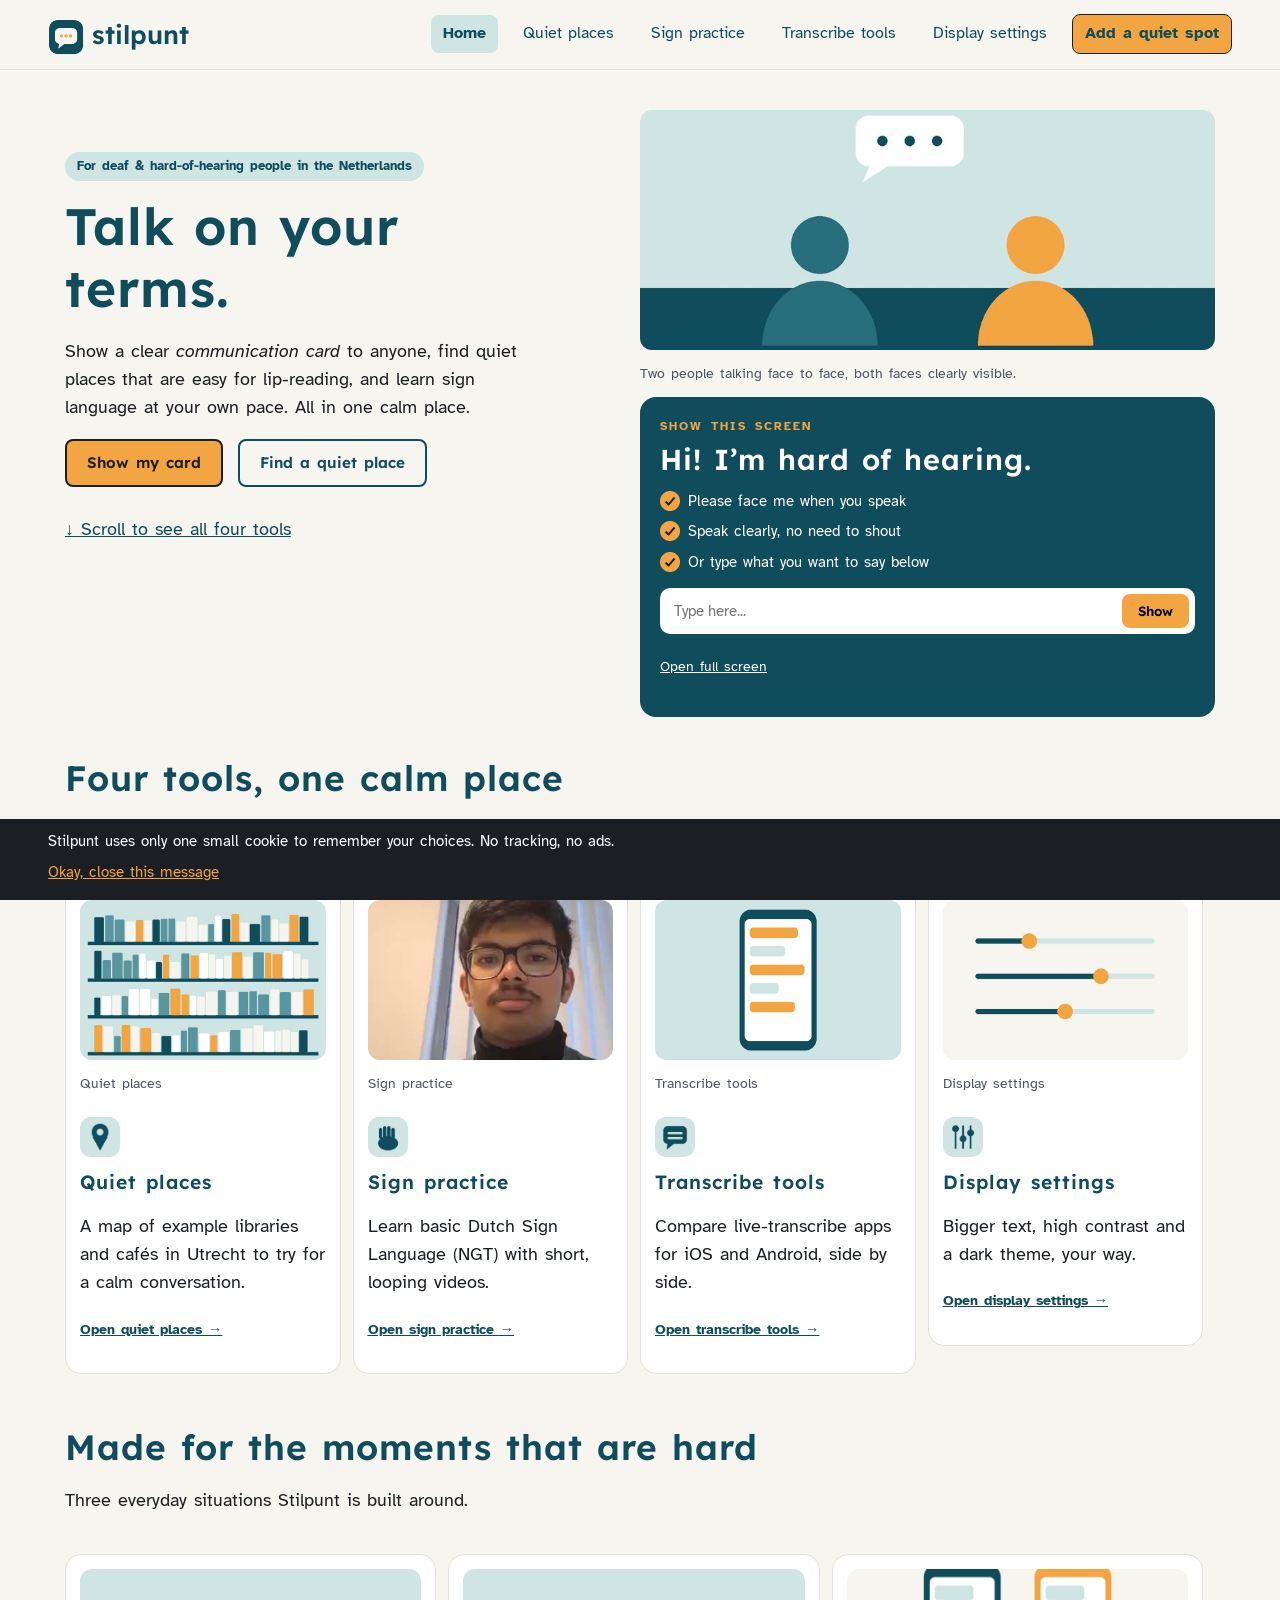
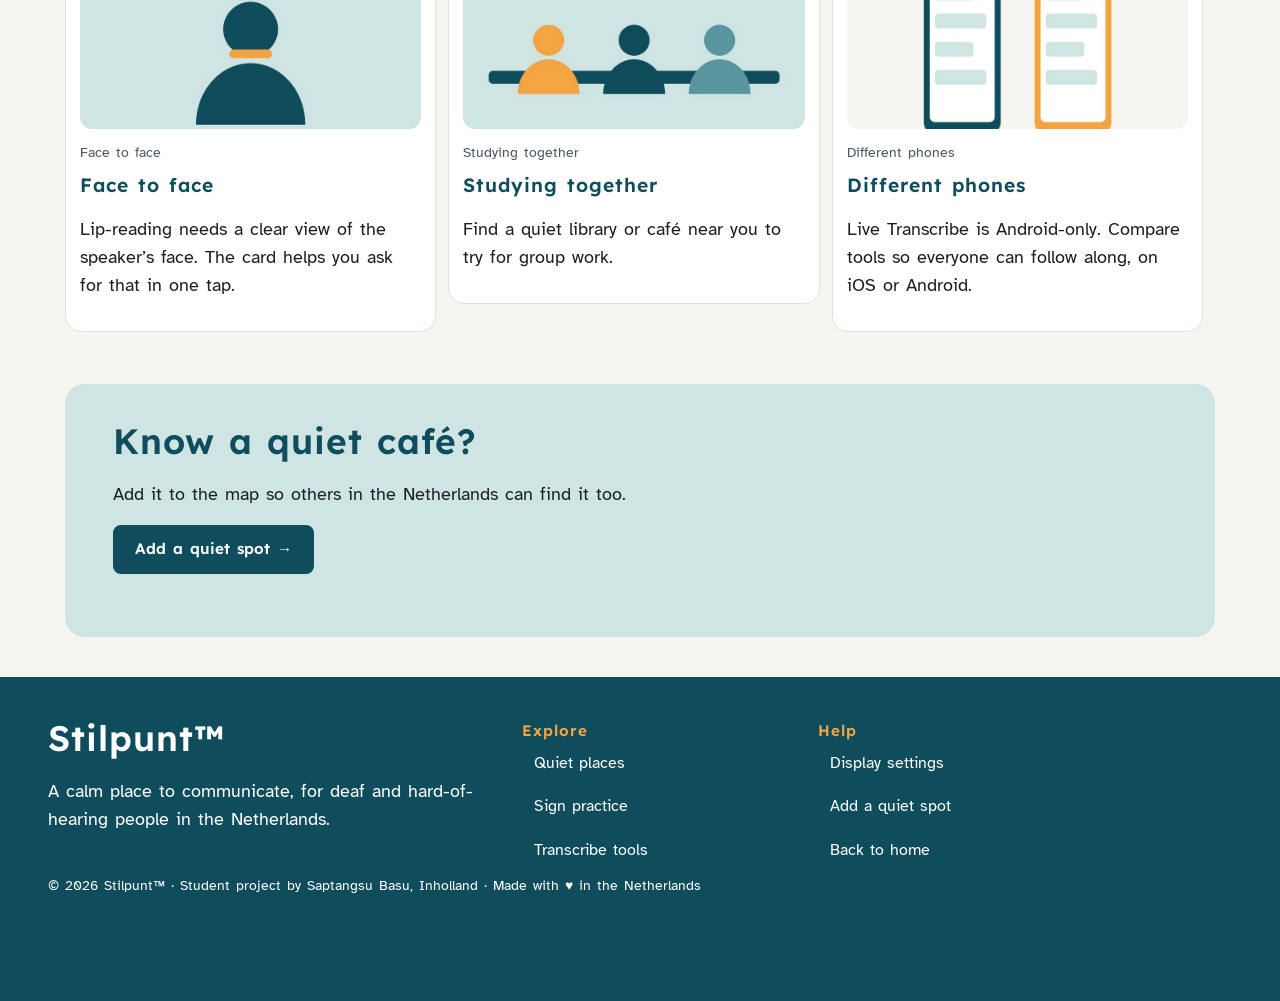
<file: index.html>
<!DOCTYPE html>
<html lang="en">
<head>
	<meta charset="utf-8">
	<meta name="viewport" content="width=device-width, initial-scale=1">
	<meta name="author" content="Saptangsu Basu">
	<meta name="description" content="Stilpunt helps deaf and hard-of-hearing people in the Netherlands: a communication card, quiet places, sign practice and live transcribe tools.">
	<meta name="keywords" content="Stilpunt,deaf,hard of hearing,sign language,quiet places">
	<title>Stilpunt Home</title>
	<link rel="icon" type="image/png" href="img/favicon.png">
	<link rel="preconnect" href="https://fonts.googleapis.com">
	<link rel="preconnect" href="https://fonts.gstatic.com" crossorigin>
	<link rel="stylesheet" href="https://fonts.googleapis.com/css2?family=Atkinson+Hyperlegible:ital,wght@0,400;0,700;1,400&amp;family=Lexend:wght@600&amp;display=swap">
	<link rel="stylesheet" type="text/css" href="css/style.css">
</head>
<body id="top">
	<header>
		<a class="logo" href="index.html"><img src="img/logo.png" width="36" height="36" alt="Stilpunt logo: a speech bubble with three amber dots" title="Stilpunt logo">stilpunt</a>
		<nav aria-label="Main menu">
			<ul>
				<li><a href="index.html" class="current" aria-current="page">Home</a></li>
				<li><a href="quiet-places.html">Quiet places</a></li>
				<li><a href="sign-practice.html">Sign practice</a></li>
				<li><a href="transcribe-tools.html">Transcribe tools</a></li>
				<li><a href="display-settings.html">Display settings</a></li>
				<li><a href="contact.html" class="button-nav">Add a quiet spot</a></li>
			</ul>
		</nav>
	</header>
	<main>
		<section class="hero">
			<header class="hero-text">
				<p class="pill">For deaf &amp; hard-of-hearing people in the Netherlands</p>
				<h1>Talk on your terms.</h1>
				<p>Show a clear <em>communication card</em> to anyone, find quiet places that are easy for lip-reading, and learn sign language at your own pace. All in one calm place.</p>
				<p><a class="button" href="#card">Show my card</a> <a class="button outline" href="quiet-places.html">Find a quiet place</a></p>
				<p><a href="#tools">&darr; Scroll to see all four tools</a></p>
			</header>
			<aside class="hero-card">
				<figure>
					<img src="img/hero.jpg" width="800" height="500" alt="Illustration: two people talking face to face, one with a speech bubble" title="Illustration">
					<figcaption>Two people talking face to face, both faces clearly visible.</figcaption>
				</figure>
				<article class="screen">
					<p class="label">Show this screen</p>
					<h2>Hi! I&rsquo;m hard of hearing.</h2>
					<ul>
						<li>Please face me when you speak</li>
						<li>Speak clearly, no need to shout</li>
						<li>Or type what you want to say below</li>
					</ul>
					<form action="index.html#card" method="get">
						<input type="text" name="say" placeholder="Type here..." aria-label="Type what you want to say">
						<input type="submit" value="Show">
					</form>
					<p><a class="open-card" href="#card">Open full screen</a></p>
				</article>
			</aside>
		</section>

		<section id="tools">
			<h2>Four tools, one calm place</h2>
			<p>Pick what you need right now.</p>
		</section>

		<section class="cards">
		<h2 class="hidden">Overview</h2>
			<article>
				<figure>
					<img src="img/quiet-places.jpg" width="800" height="500" alt="Illustration: bookshelves in a bright library" title="Illustration">
					<figcaption>Quiet places</figcaption>
				</figure>
				<img class="icon" src="img/icon-pin.png" width="96" height="96" alt="Icon for Quiet places" title="Quiet places icon">
				<h3>Quiet places</h3>
				<p>A map of example libraries and cafés in Utrecht to try for a calm conversation.</p>
				<p><a class="arrow" href="quiet-places.html">Open quiet places &rarr;</a></p>
			</article>
			<article>
				<figure>
					<img src="img/sign-1.jpg" width="360" height="640" alt="Photo: a person waving to sign Hallo in Dutch Sign Language" title="Photo">
					<figcaption>Sign practice</figcaption>
				</figure>
				<img class="icon" src="img/icon-hand.png" width="96" height="96" alt="Icon for Sign practice" title="Sign practice icon">
				<h3>Sign practice</h3>
				<p>Learn basic Dutch Sign Language (NGT) with short, looping videos.</p>
				<p><a class="arrow" href="sign-practice.html">Open sign practice &rarr;</a></p>
			</article>
			<article>
				<figure>
					<img src="img/transcribe-tools.jpg" width="800" height="500" alt="Illustration: a phone showing live captions" title="Illustration">
					<figcaption>Transcribe tools</figcaption>
				</figure>
				<img class="icon" src="img/icon-chat.png" width="96" height="96" alt="Icon for Transcribe tools" title="Transcribe tools icon">
				<h3>Transcribe tools</h3>
				<p>Compare live-transcribe apps for iOS and Android, side by side.</p>
				<p><a class="arrow" href="transcribe-tools.html">Open transcribe tools &rarr;</a></p>
			</article>
			<article>
				<figure>
					<img src="img/display-settings.jpg" width="800" height="500" alt="Illustration: three sliders for text size and colour" title="Illustration">
					<figcaption>Display settings</figcaption>
				</figure>
				<img class="icon" src="img/icon-sliders.png" width="96" height="96" alt="Icon for Display settings" title="Display settings icon">
				<h3>Display settings</h3>
				<p>Bigger text, high contrast and a dark theme, your way.</p>
				<p><a class="arrow" href="display-settings.html">Open display settings &rarr;</a></p>
			</article>
		</section>

		<section>
			<h2>Made for the moments that are hard</h2>
			<p>Three everyday situations Stilpunt is built around.</p>
		</section>

		<section class="cards">
		<h2 class="hidden">Overview</h2>
			<article>
				<figure>
					<img src="img/face-to-face.jpg" width="800" height="500" alt="Illustration: a person speaking, face clearly visible" title="Illustration">
					<figcaption>Face to face</figcaption>
				</figure>
				<h3>Face to face</h3>
				<p>Lip-reading needs a clear view of the speaker&rsquo;s face. The card helps you ask for that in one tap.</p>
			</article>
			<article>
				<figure>
					<img src="img/studying.jpg" width="800" height="500" alt="Illustration: three students at a long study table" title="Illustration">
					<figcaption>Studying together</figcaption>
				</figure>
				<h3>Studying together</h3>
				<p>Find a quiet library or café near you to try for group work.</p>
			</article>
			<article>
				<figure>
					<img src="img/different-phones.jpg" width="800" height="500" alt="Illustration: two phones side by side showing captions" title="Illustration">
					<figcaption>Different phones</figcaption>
				</figure>
				<h3>Different phones</h3>
				<p>Live Transcribe is Android-only. Compare tools so everyone can follow along, on iOS or Android.</p>
			</article>
		</section>

		<aside class="cta">
			<h2>Know a quiet café?</h2>
			<p>Add it to the map so others in the Netherlands can find it too.</p>
			<p><a class="button dark" href="contact.html">Add a quiet spot &rarr;</a></p>
		</aside>

		<aside class="overlay" id="card" aria-label="Communication card">
			<a class="close" href="#top">Close &times;</a>
			<article>
				<h2>Hi! I&rsquo;m hard of hearing.</h2>
				<p>Please face me when you speak.</p>
				<p>Speak clearly. No need to shout.</p>
				<p>Or type what you want to say on my phone.</p>
			</article>
		</aside>
	</main>
	<footer>
		<section class="footer-about">
			<h2>Stilpunt&trade;</h2>
			<p>A calm place to communicate, for deaf and hard-of-hearing people in the Netherlands.</p>
		</section>
		<nav class="footer-links" aria-label="Explore">
			<h3>Explore</h3>
			<ul>
				<li><a href="quiet-places.html">Quiet places</a></li>
				<li><a href="sign-practice.html">Sign practice</a></li>
				<li><a href="transcribe-tools.html">Transcribe tools</a></li>
			</ul>
		</nav>
		<nav class="footer-links" aria-label="Help">
			<h3>Help</h3>
			<ul>
				<li><a href="display-settings.html">Display settings</a></li>
				<li><a href="contact.html">Add a quiet spot</a></li>
				<li><a href="index.html">Back to home</a></li>
			</ul>
		</nav>
		<p class="small footer-bottom">&copy; 2026 Stilpunt&trade; &middot; Student project by Saptangsu Basu, Inholland &middot; Made with &hearts; in the Netherlands</p>
	</footer>
	<span id="cookies-closed"></span>
	<aside id="cookies">
		<p>Stilpunt uses only one small cookie to remember your choices. No tracking, no ads.</p>
		<p><a href="#cookies-closed">Okay, close this message</a></p>
	</aside>
</body>
</html>
</file>
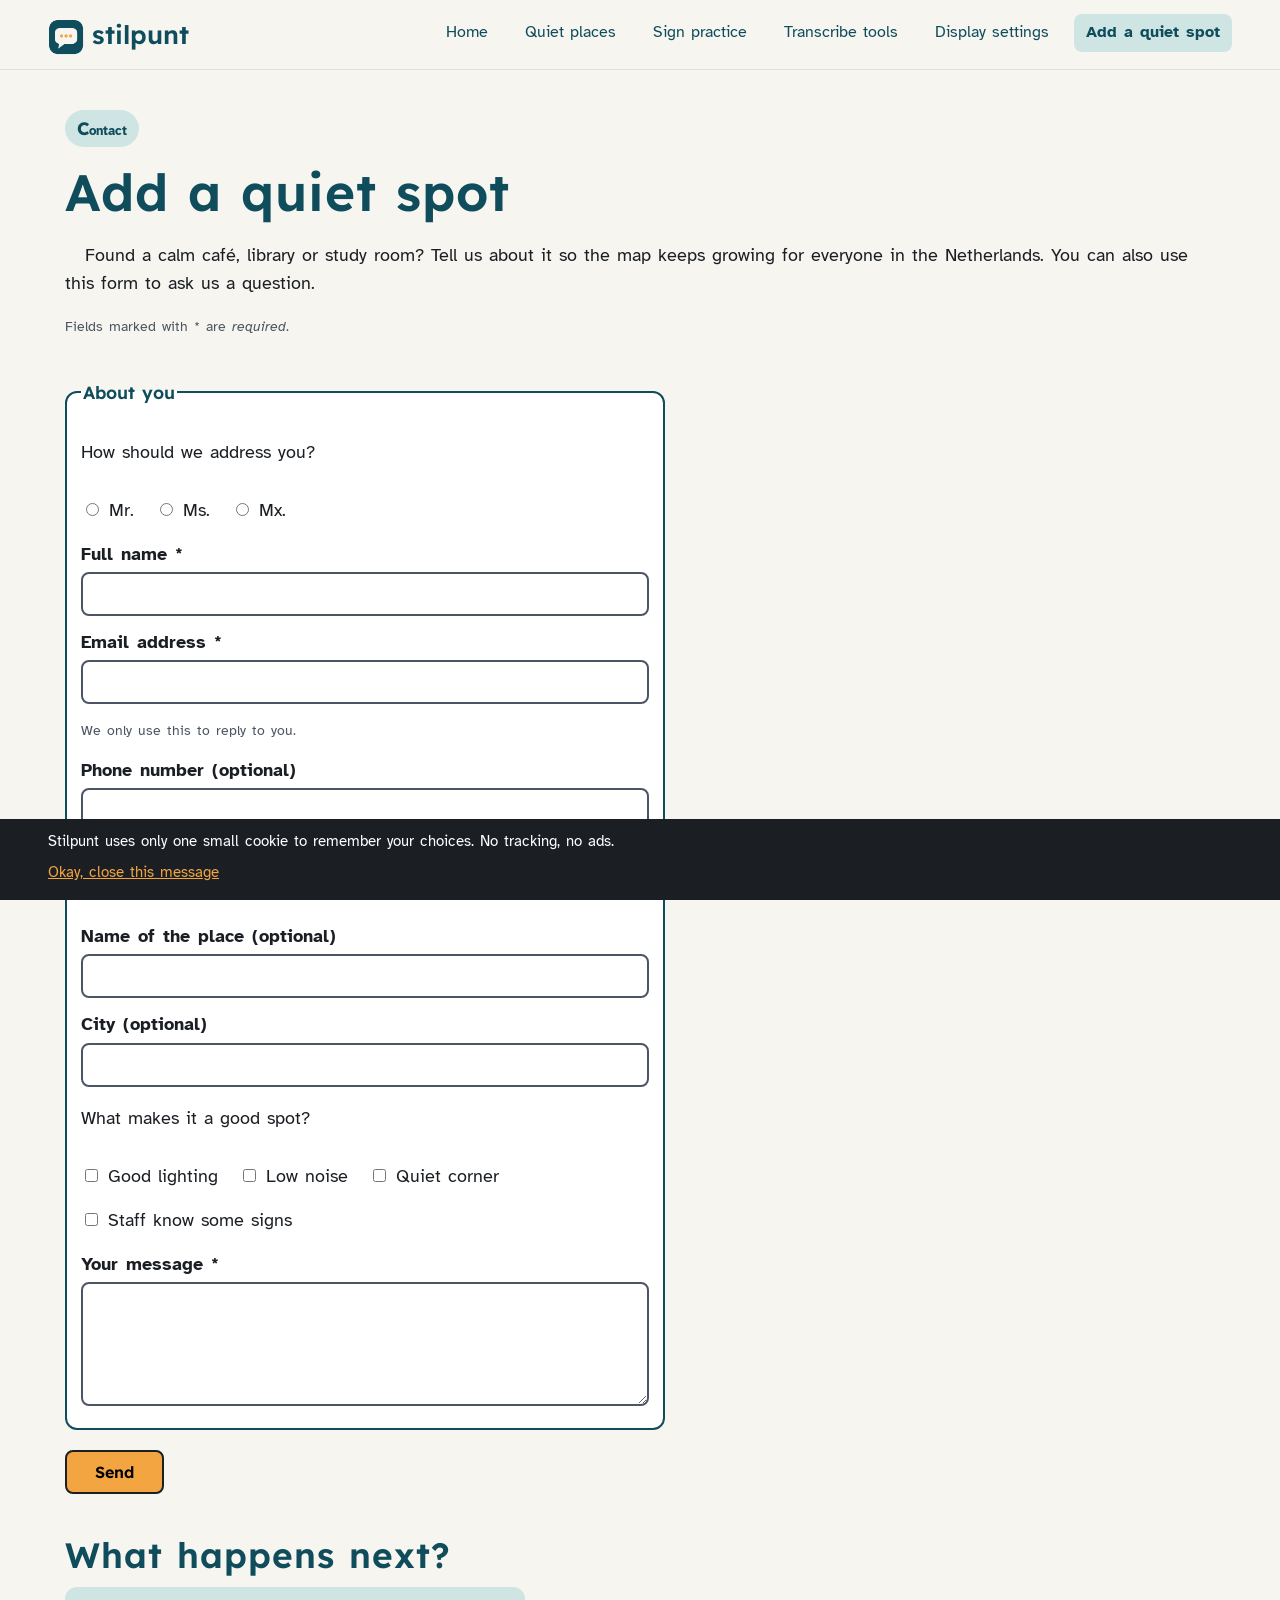
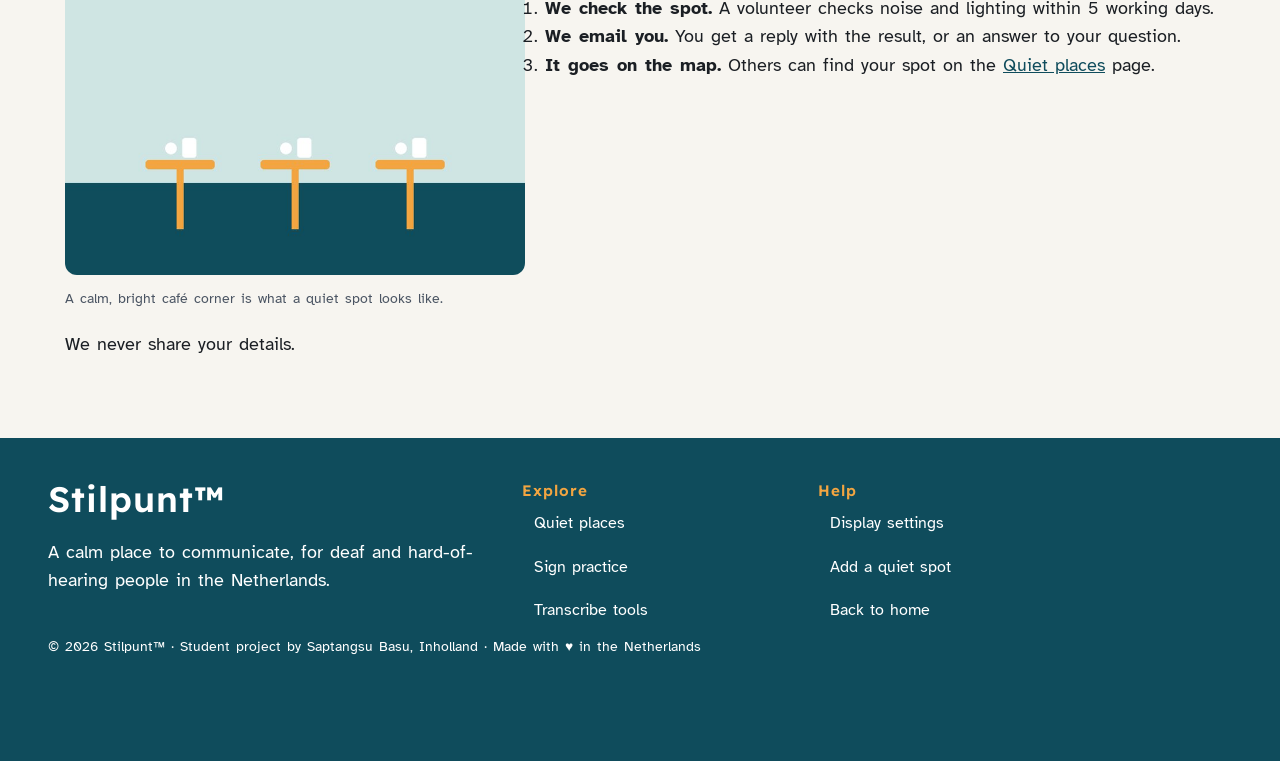
<file: contact.html>
<!DOCTYPE html>
<html lang="en">
<head>
	<meta charset="utf-8">
	<meta name="viewport" content="width=device-width, initial-scale=1">
	<meta name="author" content="Saptangsu Basu">
	<meta name="description" content="Tell us about a calm café, library or study room, or ask us a question. A volunteer replies by email within 5 working days. Your details stay private.">
	<meta name="keywords" content="contact,add a quiet spot,form,email,question">
	<title>Add a quiet spot</title>
	<link rel="icon" type="image/png" href="img/favicon.png">
	<link rel="preconnect" href="https://fonts.googleapis.com">
	<link rel="preconnect" href="https://fonts.gstatic.com" crossorigin>
	<link rel="stylesheet" href="https://fonts.googleapis.com/css2?family=Atkinson+Hyperlegible:ital,wght@0,400;0,700;1,400&amp;family=Lexend:wght@600&amp;display=swap">
	<link rel="stylesheet" type="text/css" href="css/style.css">
</head>
<body id="top">
	<header>
		<a class="logo" href="index.html"><img src="img/logo.png" width="36" height="36" alt="Stilpunt logo: a speech bubble with three amber dots" title="Stilpunt logo">stilpunt</a>
		<nav aria-label="Main menu">
			<ul>
				<li><a href="index.html">Home</a></li>
				<li><a href="quiet-places.html">Quiet places</a></li>
				<li><a href="sign-practice.html">Sign practice</a></li>
				<li><a href="transcribe-tools.html">Transcribe tools</a></li>
				<li><a href="display-settings.html">Display settings</a></li>
				<li><a href="contact.html" class="current" aria-current="page">Add a quiet spot</a></li>
			</ul>
		</nav>
	</header>
	<main>
		<section class="first">
			<p class="pill">Contact</p>
			<h1>Add a quiet spot</h1>
			<p class="indent">Found a calm caf&eacute;, library or study room? Tell us about it so the map keeps growing for everyone in the Netherlands. You can also use this form to ask us a question.</p>
			<p class="hint">Fields marked with * are <em>required</em>.</p>
		</section>

		<section>
			<h2 class="hidden">Contact form</h2>
			<form class="big" action="contact.html#thanks" method="get">
				<fieldset>
					<legend>About you</legend>
					<p>How should we address you?</p>
					<label class="inline" for="t-mr"><input type="radio" name="title" id="t-mr" value="mr"> Mr.</label>
					<label class="inline" for="t-ms"><input type="radio" name="title" id="t-ms" value="ms"> Ms.</label>
					<label class="inline" for="t-mx"><input type="radio" name="title" id="t-mx" value="mx"> Mx.</label>
					<label for="name">Full name *</label>
					<input type="text" id="name" name="name" required autocomplete="name">
					<label for="email">Email address *</label>
					<input type="email" id="email" name="email" required autocomplete="email">
					<p class="hint">We only use this to reply to you.</p>
					<label for="phone">Phone number (optional)</label>
					<input type="tel" id="phone" name="phone" autocomplete="tel">
				</fieldset>
				<fieldset>
					<legend>Your question or the spot you want to add</legend>
					<label for="place">Name of the place (optional)</label>
					<input type="text" id="place" name="place">
					<label for="city">City (optional)</label>
					<input type="text" id="city" name="city">
					<p>What makes it a good spot?</p>
					<label class="inline" for="g-light"><input type="checkbox" id="g-light" name="good" value="light"> Good lighting</label>
					<label class="inline" for="g-noise"><input type="checkbox" id="g-noise" name="good" value="noise"> Low noise</label>
					<label class="inline" for="g-corner"><input type="checkbox" id="g-corner" name="good" value="corner"> Quiet corner</label>
					<label class="inline" for="g-signs"><input type="checkbox" id="g-signs" name="good" value="signs"> Staff know some signs</label>
					<label for="message">Your message *</label>
					<textarea id="message" name="message" rows="5" required></textarea>
				</fieldset>
				<p><input type="submit" value="Send"></p>
			</form>
		</section>

		<section>
			<h2>What happens next?</h2>
			<figure class="float-photo">
				<img src="img/cafe.jpg" width="800" height="500" alt="Illustration: a calm caf&eacute; with tables and coffee cups" title="Illustration">
				<figcaption>A calm, bright caf&eacute; corner is what a quiet spot looks like.</figcaption>
			</figure>
			<ol>
				<li><strong>We check the spot.</strong> A volunteer checks noise and lighting within 5 working days.</li>
				<li><strong>We email you.</strong> You get a reply with the result, or an answer to your question.</li>
				<li><strong>It goes on the map.</strong> Others can find your spot on the <a href="quiet-places.html">Quiet places</a> page.</li>
			</ol>
			<p class="clear">We never share your details.</p>
		</section>

		<aside class="overlay" id="thanks" aria-label="Thank you message">
			<a class="close" href="contact.html#top">Close &times;</a>
			<article>
				<h2>Thank you!</h2>
				<p>Your message is on its way. A volunteer will check the spot and email you within 5 working days.</p>
				<p><a href="quiet-places.html">Back to quiet places</a></p>
			</article>
		</aside>
	</main>
	<footer>
		<section class="footer-about">
			<h2>Stilpunt&trade;</h2>
			<p>A calm place to communicate, for deaf and hard-of-hearing people in the Netherlands.</p>
		</section>
		<nav class="footer-links" aria-label="Explore">
			<h3>Explore</h3>
			<ul>
				<li><a href="quiet-places.html">Quiet places</a></li>
				<li><a href="sign-practice.html">Sign practice</a></li>
				<li><a href="transcribe-tools.html">Transcribe tools</a></li>
			</ul>
		</nav>
		<nav class="footer-links" aria-label="Help">
			<h3>Help</h3>
			<ul>
				<li><a href="display-settings.html">Display settings</a></li>
				<li><a href="contact.html">Add a quiet spot</a></li>
				<li><a href="index.html">Back to home</a></li>
			</ul>
		</nav>
		<p class="small footer-bottom">&copy; 2026 Stilpunt&trade; &middot; Student project by Saptangsu Basu, Inholland &middot; Made with &hearts; in the Netherlands</p>
	</footer>
	<span id="cookies-closed"></span>
	<aside id="cookies">
		<p>Stilpunt uses only one small cookie to remember your choices. No tracking, no ads.</p>
		<p><a href="#cookies-closed">Okay, close this message</a></p>
	</aside>
</body>
</html>
</file>
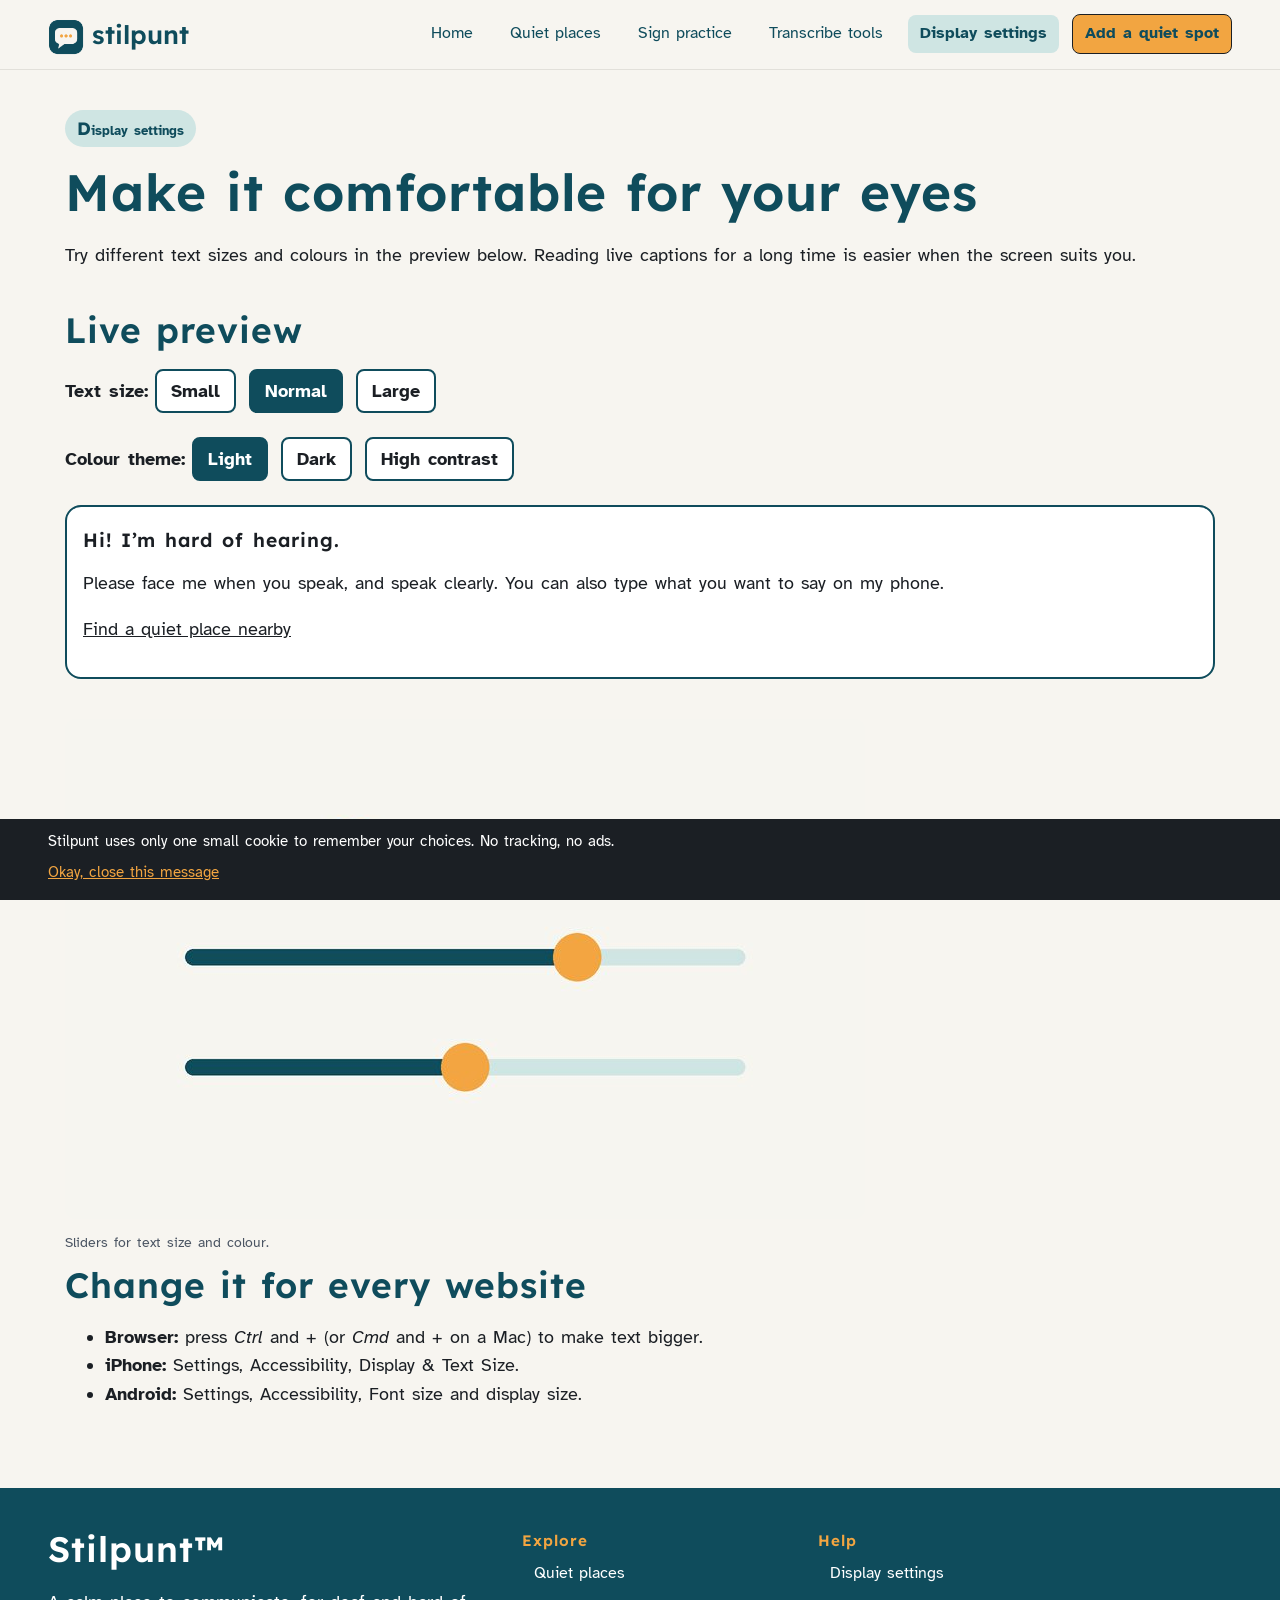
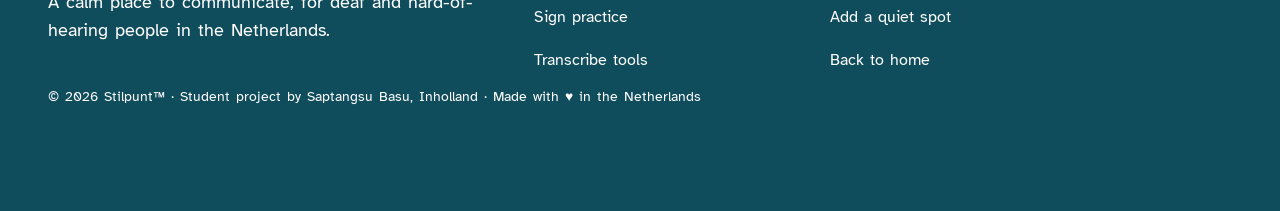
<file: display-settings.html>
<!DOCTYPE html>
<html lang="en">
<head>
	<meta charset="utf-8">
	<meta name="viewport" content="width=device-width, initial-scale=1">
	<meta name="author" content="Saptangsu Basu">
	<meta name="description" content="Try bigger text, a dark theme or high contrast colours in a live preview, and learn how to change text size on your browser, iPhone or Android phone.">
	<meta name="keywords" content="display settings,text size,dark theme,high contrast,accessibility">
	<title>Display settings</title>
	<link rel="icon" type="image/png" href="img/favicon.png">
	<link rel="preconnect" href="https://fonts.googleapis.com">
	<link rel="preconnect" href="https://fonts.gstatic.com" crossorigin>
	<link rel="stylesheet" href="https://fonts.googleapis.com/css2?family=Atkinson+Hyperlegible:ital,wght@0,400;0,700;1,400&amp;family=Lexend:wght@600&amp;display=swap">
	<link rel="stylesheet" type="text/css" href="css/style.css">
</head>
<body id="top">
	<header>
		<a class="logo" href="index.html"><img src="img/logo.png" width="36" height="36" alt="Stilpunt logo: a speech bubble with three amber dots" title="Stilpunt logo">stilpunt</a>
		<nav aria-label="Main menu">
			<ul>
				<li><a href="index.html">Home</a></li>
				<li><a href="quiet-places.html">Quiet places</a></li>
				<li><a href="sign-practice.html">Sign practice</a></li>
				<li><a href="transcribe-tools.html">Transcribe tools</a></li>
				<li><a href="display-settings.html" class="current" aria-current="page">Display settings</a></li>
				<li><a href="contact.html" class="button-nav">Add a quiet spot</a></li>
			</ul>
		</nav>
	</header>
	<main>
		<section class="first">
			<p class="pill">Display settings</p>
			<h1>Make it comfortable for your eyes</h1>
			<p>Try different text sizes and colours in the preview below. Reading live captions for a long time is easier when the screen suits you.</p>
		</section>

		<section>
			<h2>Live preview</h2>
			<input class="choice" type="radio" name="size" id="size-s">
			<input class="choice" type="radio" name="size" id="size-m" checked>
			<input class="choice" type="radio" name="size" id="size-l">
			<input class="choice" type="radio" name="theme" id="theme-light" checked>
			<input class="choice" type="radio" name="theme" id="theme-dark">
			<input class="choice" type="radio" name="theme" id="theme-contrast">
			<p class="sizes"><strong>Text size:</strong>
				<label class="pick" for="size-s">Small</label>
				<label class="pick" for="size-m">Normal</label>
				<label class="pick" for="size-l">Large</label>
			</p>
			<p class="themes"><strong>Colour theme:</strong>
				<label class="pick" for="theme-light">Light</label>
				<label class="pick" for="theme-dark">Dark</label>
				<label class="pick" for="theme-contrast">High contrast</label>
			</p>
			<article class="preview">
				<h3>Hi! I&rsquo;m hard of hearing.</h3>
				<p>Please face me when you speak, and speak clearly. You can also type what you want to say on my phone.</p>
				<p><a href="quiet-places.html">Find a quiet place nearby</a></p>
			</article>
		</section>

		<section>
			<figure>
				<img src="img/display-settings.jpg" width="800" height="500" alt="Illustration: three sliders with amber handles" title="Illustration">
				<figcaption>Sliders for text size and colour.</figcaption>
			</figure>
			<h2>Change it for every website</h2>
			<ul>
				<li><strong>Browser:</strong> press <em>Ctrl</em> and <em>+</em> (or <em>Cmd</em> and <em>+</em> on a Mac) to make text bigger.</li>
				<li><strong>iPhone:</strong> Settings, Accessibility, Display &amp; Text Size.</li>
				<li><strong>Android:</strong> Settings, Accessibility, Font size and display size.</li>
			</ul>
		</section>
	</main>
	<footer>
		<section class="footer-about">
			<h2>Stilpunt&trade;</h2>
			<p>A calm place to communicate, for deaf and hard-of-hearing people in the Netherlands.</p>
		</section>
		<nav class="footer-links" aria-label="Explore">
			<h3>Explore</h3>
			<ul>
				<li><a href="quiet-places.html">Quiet places</a></li>
				<li><a href="sign-practice.html">Sign practice</a></li>
				<li><a href="transcribe-tools.html">Transcribe tools</a></li>
			</ul>
		</nav>
		<nav class="footer-links" aria-label="Help">
			<h3>Help</h3>
			<ul>
				<li><a href="display-settings.html">Display settings</a></li>
				<li><a href="contact.html">Add a quiet spot</a></li>
				<li><a href="index.html">Back to home</a></li>
			</ul>
		</nav>
		<p class="small footer-bottom">&copy; 2026 Stilpunt&trade; &middot; Student project by Saptangsu Basu, Inholland &middot; Made with &hearts; in the Netherlands</p>
	</footer>
	<span id="cookies-closed"></span>
	<aside id="cookies">
		<p>Stilpunt uses only one small cookie to remember your choices. No tracking, no ads.</p>
		<p><a href="#cookies-closed">Okay, close this message</a></p>
	</aside>
</body>
</html>
</file>
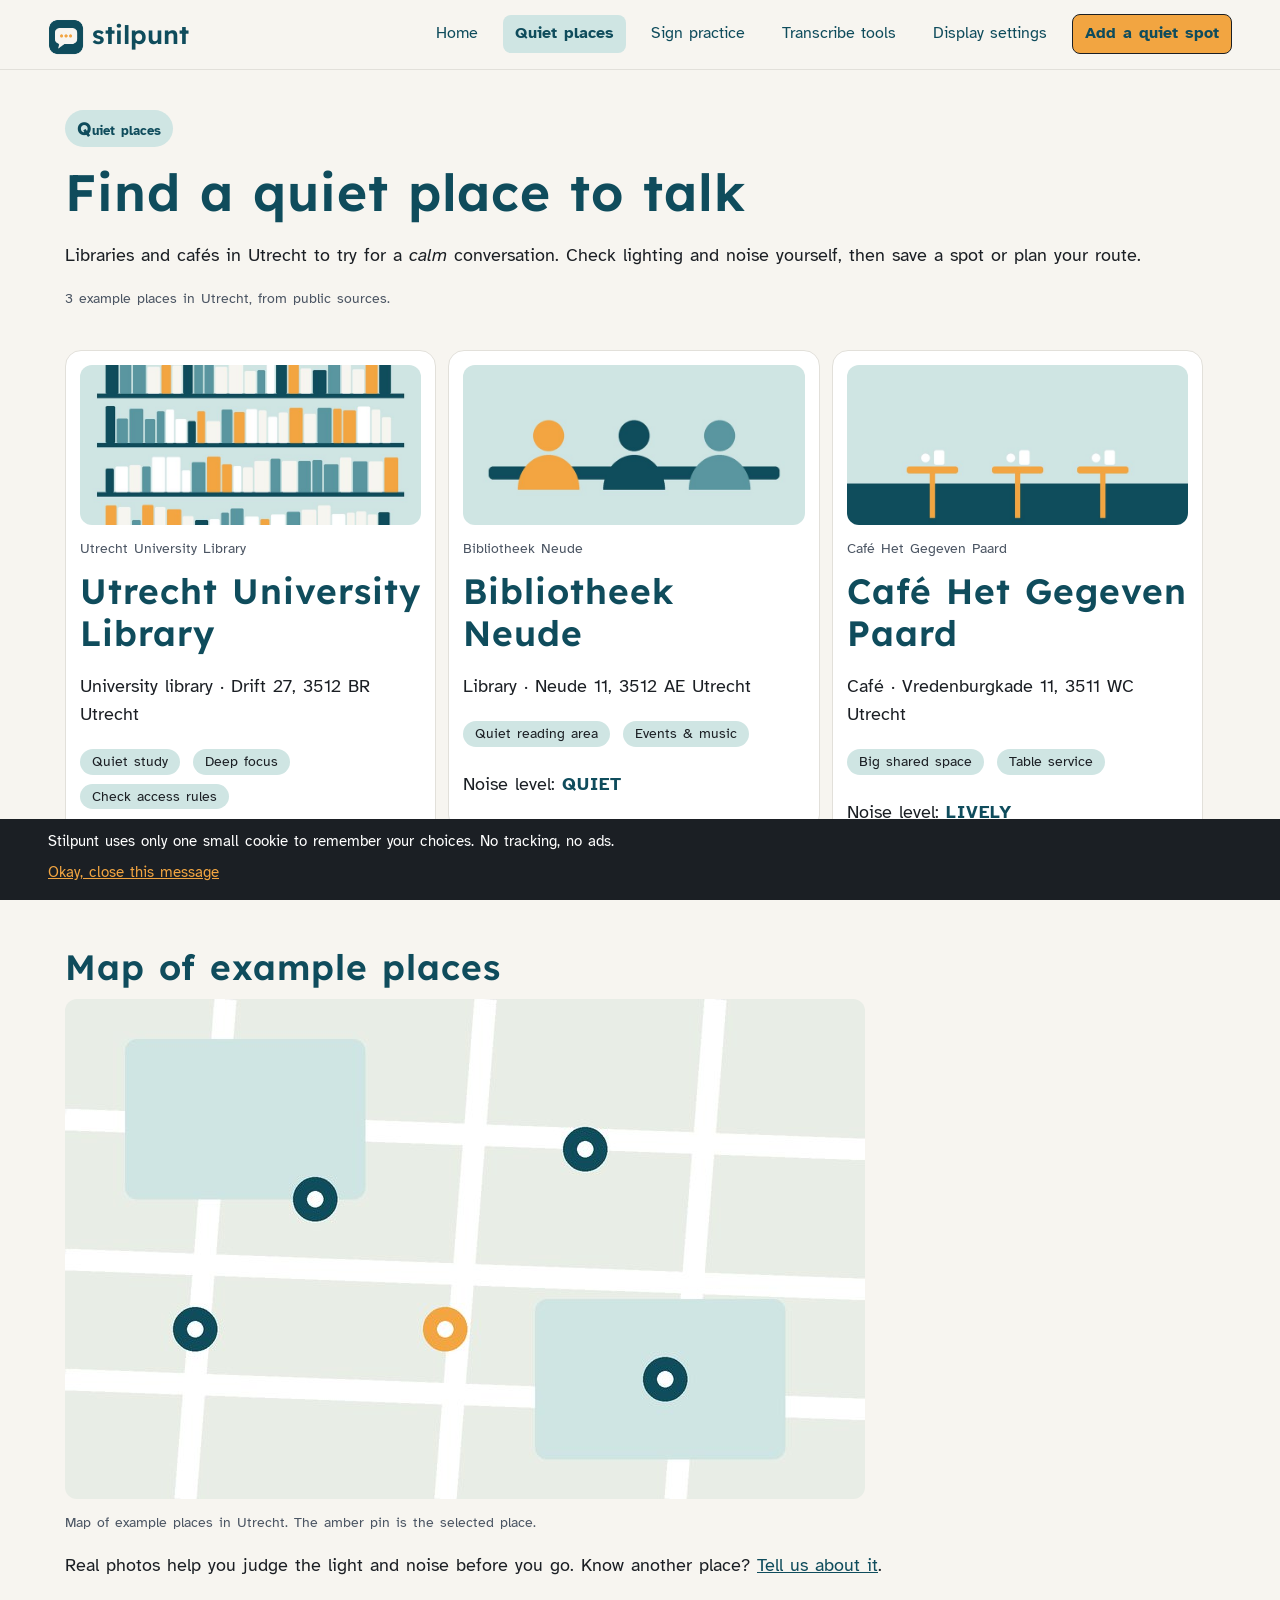
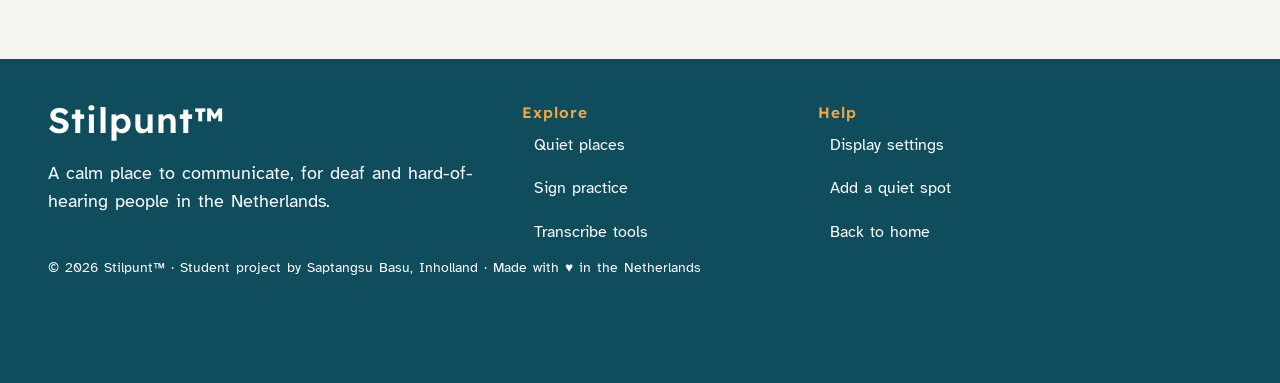
<file: quiet-places.html>
<!DOCTYPE html>
<html lang="en">
<head>
	<meta charset="utf-8">
	<meta name="viewport" content="width=device-width, initial-scale=1">
	<meta name="author" content="Saptangsu Basu">
	<meta name="description" content="Find libraries and cafés in Utrecht that are calm and well lit, so lip-reading and conversation are easier. Check lighting and noise before you go.">
	<meta name="keywords" content="quiet places,Utrecht,libraries,cafés,lip-reading">
	<title>Quiet places</title>
	<link rel="icon" type="image/png" href="img/favicon.png">
	<link rel="preconnect" href="https://fonts.googleapis.com">
	<link rel="preconnect" href="https://fonts.gstatic.com" crossorigin>
	<link rel="stylesheet" href="https://fonts.googleapis.com/css2?family=Atkinson+Hyperlegible:ital,wght@0,400;0,700;1,400&amp;family=Lexend:wght@600&amp;display=swap">
	<link rel="stylesheet" type="text/css" href="css/style.css">
</head>
<body id="top">
	<header>
		<a class="logo" href="index.html"><img src="img/logo.png" width="36" height="36" alt="Stilpunt logo: a speech bubble with three amber dots" title="Stilpunt logo">stilpunt</a>
		<nav aria-label="Main menu">
			<ul>
				<li><a href="index.html">Home</a></li>
				<li><a href="quiet-places.html" class="current" aria-current="page">Quiet places</a></li>
				<li><a href="sign-practice.html">Sign practice</a></li>
				<li><a href="transcribe-tools.html">Transcribe tools</a></li>
				<li><a href="display-settings.html">Display settings</a></li>
				<li><a href="contact.html" class="button-nav">Add a quiet spot</a></li>
			</ul>
		</nav>
	</header>
	<main>
		<section class="first">
			<p class="pill">Quiet places</p>
			<h1>Find a quiet place to talk</h1>
			<p>Libraries and caf&eacute;s in Utrecht to try for a <em>calm</em> conversation. Check lighting and noise yourself, then save a spot or plan your route.</p>
			<p class="hint">3 example places in Utrecht, from public sources.</p>
		</section>

		<section class="cards">
		<h2 class="hidden">Overview</h2>
			<article>
				<figure>
					<img src="img/quiet-places.jpg" width="800" height="500" alt="Illustration: rows of bookshelves in a library" title="Illustration">
					<figcaption>Utrecht University Library</figcaption>
				</figure>
				<h2>Utrecht University Library</h2>
				<p>University library &middot; Drift 27, 3512 BR Utrecht</p>
				<ul class="tags">
					<li>Quiet study</li>
					<li>Deep focus</li>
					<li>Check access rules</li>
				</ul>
				<p>Noise level: <strong class="noise">Very quiet</strong></p>
			</article>
			<article>
				<figure>
					<img src="img/studying.jpg" width="800" height="500" alt="Illustration: students at a study table" title="Illustration">
					<figcaption>Bibliotheek Neude</figcaption>
				</figure>
				<h2>Bibliotheek Neude</h2>
				<p>Library &middot; Neude 11, 3512 AE Utrecht</p>
				<ul class="tags">
					<li>Quiet reading area</li>
					<li>Events &amp; music</li>
				</ul>
				<p>Noise level: <strong class="noise">Quiet</strong></p>
			</article>
			<article>
				<figure>
					<img src="img/cafe.jpg" width="800" height="500" alt="Illustration: caf&eacute; tables with coffee cups" title="Illustration">
					<figcaption>Caf&eacute; Het Gegeven Paard</figcaption>
				</figure>
				<h2>Caf&eacute; Het Gegeven Paard</h2>
				<p>Caf&eacute; &middot; Vredenburgkade 11, 3511 WC Utrecht</p>
				<ul class="tags">
					<li>Big shared space</li>
					<li>Table service</li>
				</ul>
				<p>Noise level: <strong class="noise">Lively</strong></p>
			</article>
		</section>

		<section>
			<h2>Map of example places</h2>
			<figure>
				<img src="img/map.jpg" width="800" height="500" alt="Illustration: street map of Utrecht with pins; the amber pin is the selected place" title="Illustration">
				<figcaption>Map of example places in Utrecht. The amber pin is the selected place.</figcaption>
			</figure>
			<p>Real photos help you judge the light and noise before you go. Know another place? <a href="contact.html">Tell us about it</a>.</p>
		</section>
	</main>
	<footer>
		<section class="footer-about">
			<h2>Stilpunt&trade;</h2>
			<p>A calm place to communicate, for deaf and hard-of-hearing people in the Netherlands.</p>
		</section>
		<nav class="footer-links" aria-label="Explore">
			<h3>Explore</h3>
			<ul>
				<li><a href="quiet-places.html">Quiet places</a></li>
				<li><a href="sign-practice.html">Sign practice</a></li>
				<li><a href="transcribe-tools.html">Transcribe tools</a></li>
			</ul>
		</nav>
		<nav class="footer-links" aria-label="Help">
			<h3>Help</h3>
			<ul>
				<li><a href="display-settings.html">Display settings</a></li>
				<li><a href="contact.html">Add a quiet spot</a></li>
				<li><a href="index.html">Back to home</a></li>
			</ul>
		</nav>
		<p class="small footer-bottom">&copy; 2026 Stilpunt&trade; &middot; Student project by Saptangsu Basu, Inholland &middot; Made with &hearts; in the Netherlands</p>
	</footer>
	<span id="cookies-closed"></span>
	<aside id="cookies">
		<p>Stilpunt uses only one small cookie to remember your choices. No tracking, no ads.</p>
		<p><a href="#cookies-closed">Okay, close this message</a></p>
	</aside>
</body>
</html>
</file>
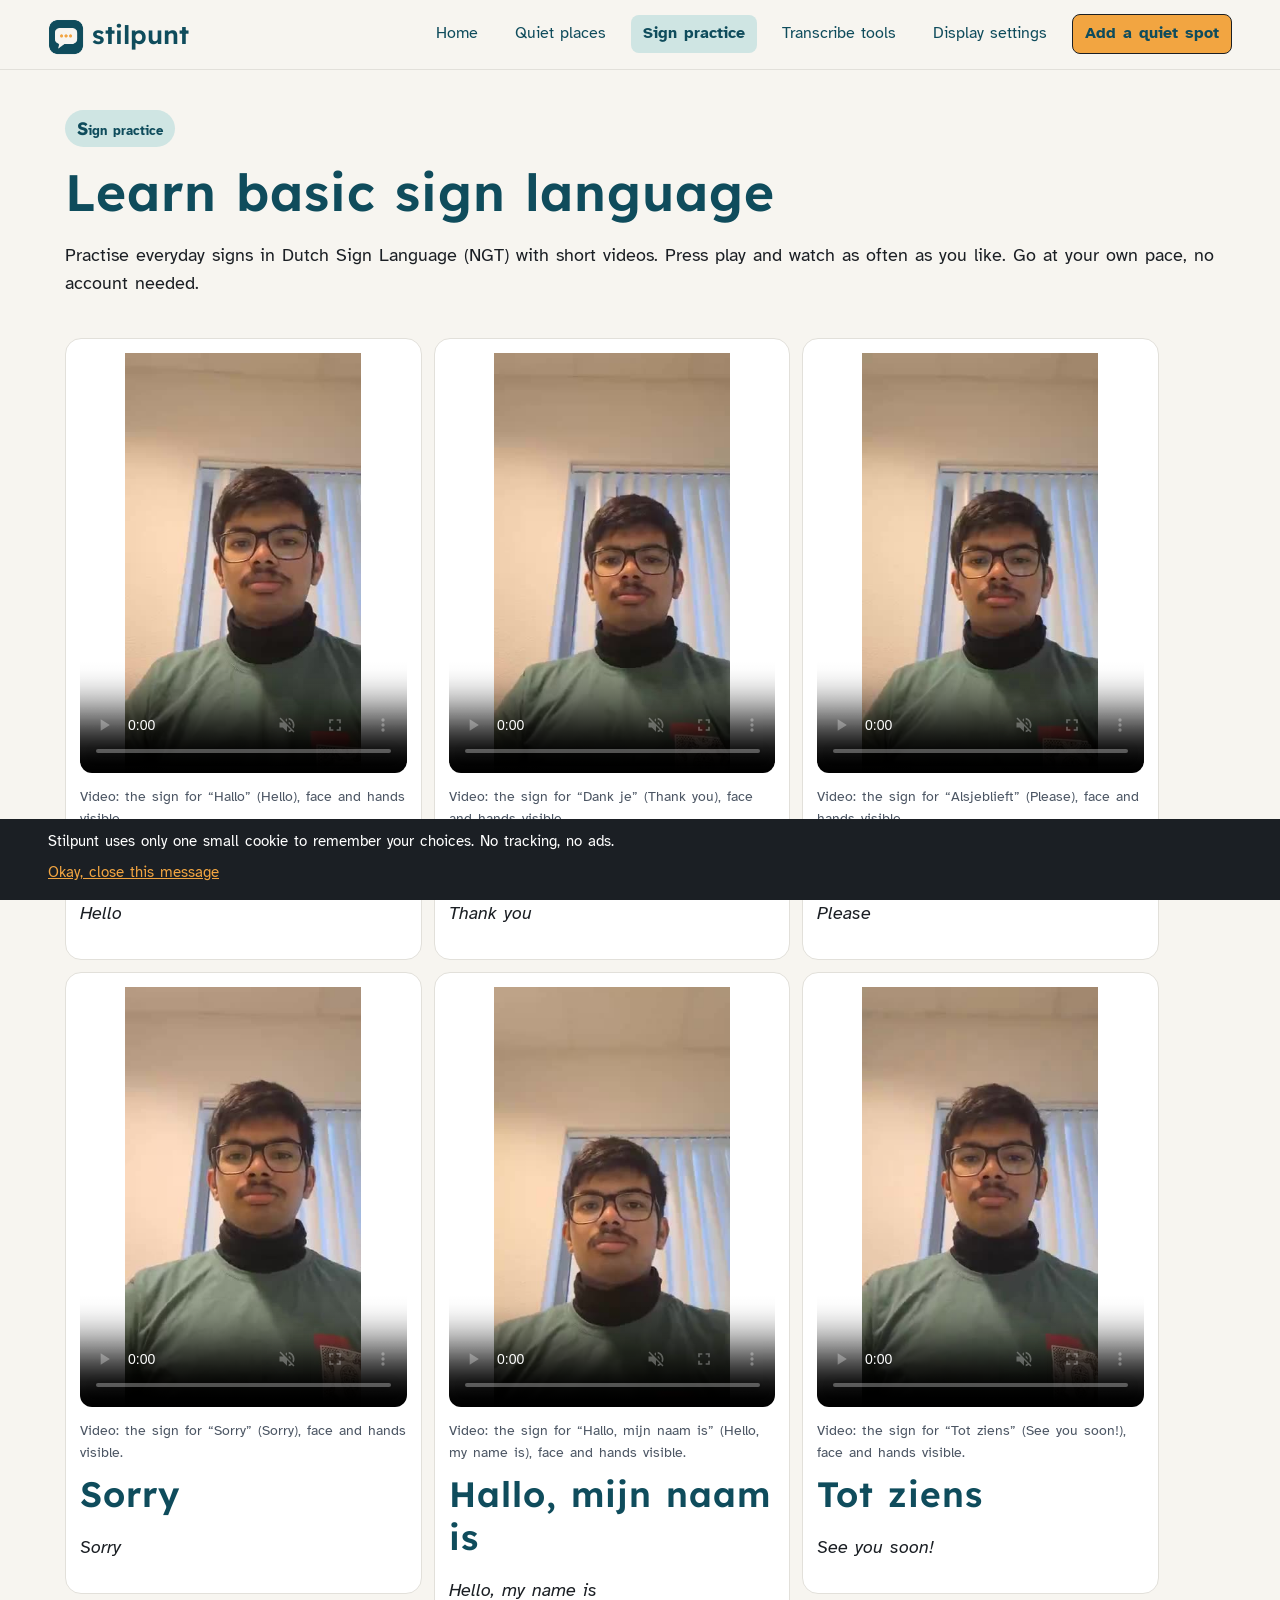
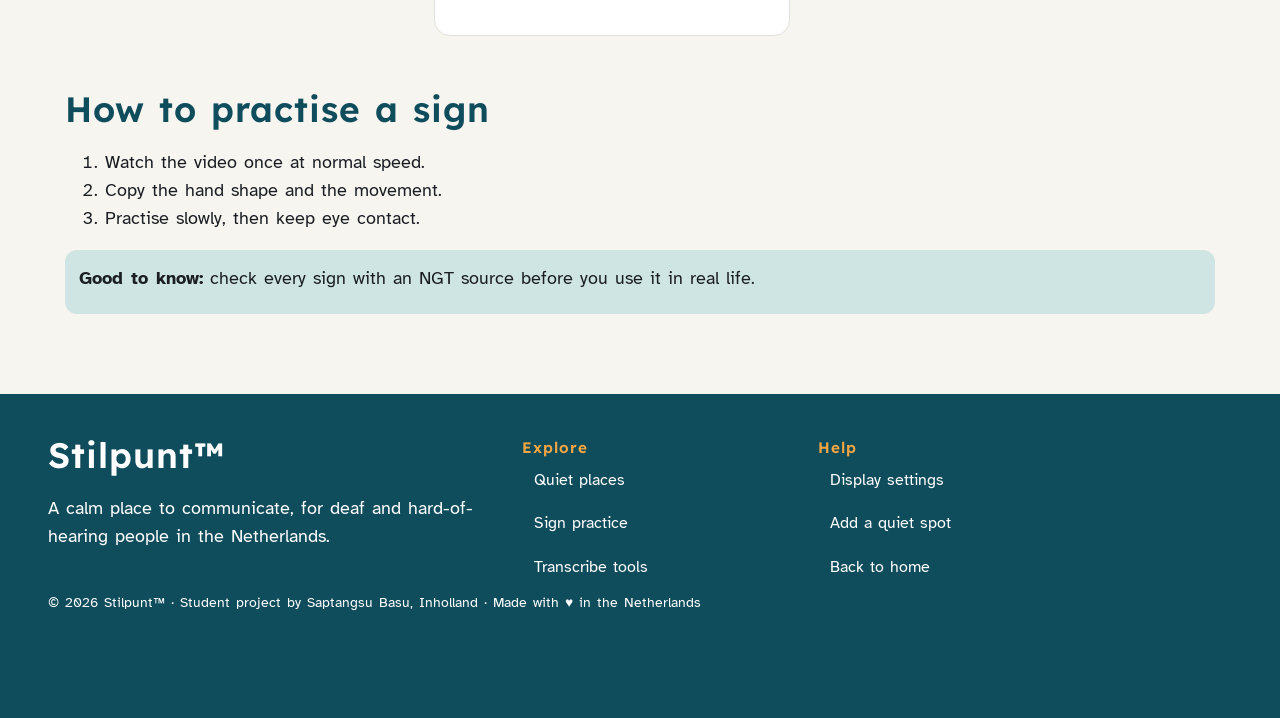
<file: sign-practice.html>
<!DOCTYPE html>
<html lang="en">
<head>
	<meta charset="utf-8">
	<meta name="viewport" content="width=device-width, initial-scale=1">
	<meta name="author" content="Saptangsu Basu">
	<meta name="description" content="Learn six everyday signs in Dutch Sign Language (NGT) with short looping videos. Hello, thank you, please, sorry, my name is and see you soon.">
	<meta name="keywords" content="sign language,NGT,learn signs,deaf,video">
	<title>Sign practice</title>
	<link rel="icon" type="image/png" href="img/favicon.png">
	<link rel="preconnect" href="https://fonts.googleapis.com">
	<link rel="preconnect" href="https://fonts.gstatic.com" crossorigin>
	<link rel="stylesheet" href="https://fonts.googleapis.com/css2?family=Atkinson+Hyperlegible:ital,wght@0,400;0,700;1,400&amp;family=Lexend:wght@600&amp;display=swap">
	<link rel="stylesheet" type="text/css" href="css/style.css">
</head>
<body id="top">
	<header>
		<a class="logo" href="index.html"><img src="img/logo.png" width="36" height="36" alt="Stilpunt logo: a speech bubble with three amber dots" title="Stilpunt logo">stilpunt</a>
		<nav aria-label="Main menu">
			<ul>
				<li><a href="index.html">Home</a></li>
				<li><a href="quiet-places.html">Quiet places</a></li>
				<li><a href="sign-practice.html" class="current" aria-current="page">Sign practice</a></li>
				<li><a href="transcribe-tools.html">Transcribe tools</a></li>
				<li><a href="display-settings.html">Display settings</a></li>
				<li><a href="contact.html" class="button-nav">Add a quiet spot</a></li>
			</ul>
		</nav>
	</header>
	<main>
		<section class="first">
			<p class="pill">Sign practice</p>
			<h1>Learn basic sign language</h1>
			<p>Practise everyday signs in Dutch Sign Language (NGT) with short videos. Press play and watch as often as you like. Go at your own pace, no account needed.</p>
		</section>

		<section class="cards signs">
		<h2 class="hidden">Sign videos</h2>
			<article>
				<figure>
					<video controls loop muted playsinline preload="metadata" width="360" height="640" poster="img/sign-1.jpg" title="Video: the sign for Hallo">
						<source src="media/sign-2.mp4" type="video/mp4">
						<p>Your browser cannot play this video.</p>
					</video>
					<figcaption>Video: the sign for &ldquo;Hallo&rdquo; (Hello), face and hands visible.</figcaption>
				</figure>
				<h2>Hallo</h2>
				<p><em>Hello</em></p>
			</article>
			<article>
				<figure>
					<video controls loop muted playsinline preload="metadata" width="360" height="640" poster="img/sign-2.jpg" title="Video: the sign for Dank je">
						<source src="media/sign-3.mp4" type="video/mp4">
						<p>Your browser cannot play this video.</p>
					</video>
					<figcaption>Video: the sign for &ldquo;Dank je&rdquo; (Thank you), face and hands visible.</figcaption>
				</figure>
				<h2>Dank je</h2>
				<p><em>Thank you</em></p>
			</article>
			<article>
				<figure>
					<video controls loop muted playsinline preload="metadata" width="360" height="640" poster="img/sign-3.jpg" title="Video: the sign for Alsjeblieft">
						<source src="media/sign-1.mp4" type="video/mp4">
						<p>Your browser cannot play this video.</p>
					</video>
					<figcaption>Video: the sign for &ldquo;Alsjeblieft&rdquo; (Please), face and hands visible.</figcaption>
				</figure>
				<h2>Alsjeblieft</h2>
				<p><em>Please</em></p>
			</article>
			<article>
				<figure>
					<video controls loop muted playsinline preload="metadata" width="360" height="640" poster="img/sign-4.jpg" title="Video: the sign for Sorry">
						<source src="media/sign-5.mp4" type="video/mp4">
						<p>Your browser cannot play this video.</p>
					</video>
					<figcaption>Video: the sign for &ldquo;Sorry&rdquo; (Sorry), face and hands visible.</figcaption>
				</figure>
				<h2>Sorry</h2>
				<p><em>Sorry</em></p>
			</article>
			<article>
				<figure>
					<video controls loop muted playsinline preload="metadata" width="360" height="640" poster="img/sign-5.jpg" title="Video: the sign for Hallo, mijn naam is">
						<source src="media/sign-4.mp4" type="video/mp4">
						<p>Your browser cannot play this video.</p>
					</video>
					<figcaption>Video: the sign for &ldquo;Hallo, mijn naam is&rdquo; (Hello, my name is), face and hands visible.</figcaption>
				</figure>
				<h2>Hallo, mijn naam is</h2>
				<p><em>Hello, my name is</em></p>
			</article>
			<article>
				<figure>
					<video controls loop muted playsinline preload="metadata" width="360" height="640" poster="img/sign-6.jpg" title="Video: the sign for Tot ziens">
						<source src="media/sign-6.mp4" type="video/mp4">
						<p>Your browser cannot play this video.</p>
					</video>
					<figcaption>Video: the sign for &ldquo;Tot ziens&rdquo; (See you soon!), face and hands visible.</figcaption>
				</figure>
				<h2>Tot ziens</h2>
				<p><em>See you soon!</em></p>
			</article>
		</section>

		<section>
			<h2>How to practise a sign</h2>
			<ol>
				<li>Watch the video once at normal speed.</li>
				<li>Copy the hand shape and the movement.</li>
				<li>Practise slowly, then keep eye contact.</li>
			</ol>
			<aside class="note">
				<p><strong>Good to know:</strong> check every sign with an NGT source before you use it in real life.</p>
			</aside>
		</section>
	</main>
	<footer>
		<section class="footer-about">
			<h2>Stilpunt&trade;</h2>
			<p>A calm place to communicate, for deaf and hard-of-hearing people in the Netherlands.</p>
		</section>
		<nav class="footer-links" aria-label="Explore">
			<h3>Explore</h3>
			<ul>
				<li><a href="quiet-places.html">Quiet places</a></li>
				<li><a href="sign-practice.html">Sign practice</a></li>
				<li><a href="transcribe-tools.html">Transcribe tools</a></li>
			</ul>
		</nav>
		<nav class="footer-links" aria-label="Help">
			<h3>Help</h3>
			<ul>
				<li><a href="display-settings.html">Display settings</a></li>
				<li><a href="contact.html">Add a quiet spot</a></li>
				<li><a href="index.html">Back to home</a></li>
			</ul>
		</nav>
		<p class="small footer-bottom">&copy; 2026 Stilpunt&trade; &middot; Student project by Saptangsu Basu, Inholland &middot; Made with &hearts; in the Netherlands</p>
	</footer>
	<span id="cookies-closed"></span>
	<aside id="cookies">
		<p>Stilpunt uses only one small cookie to remember your choices. No tracking, no ads.</p>
		<p><a href="#cookies-closed">Okay, close this message</a></p>
	</aside>
</body>
</html>
</file>
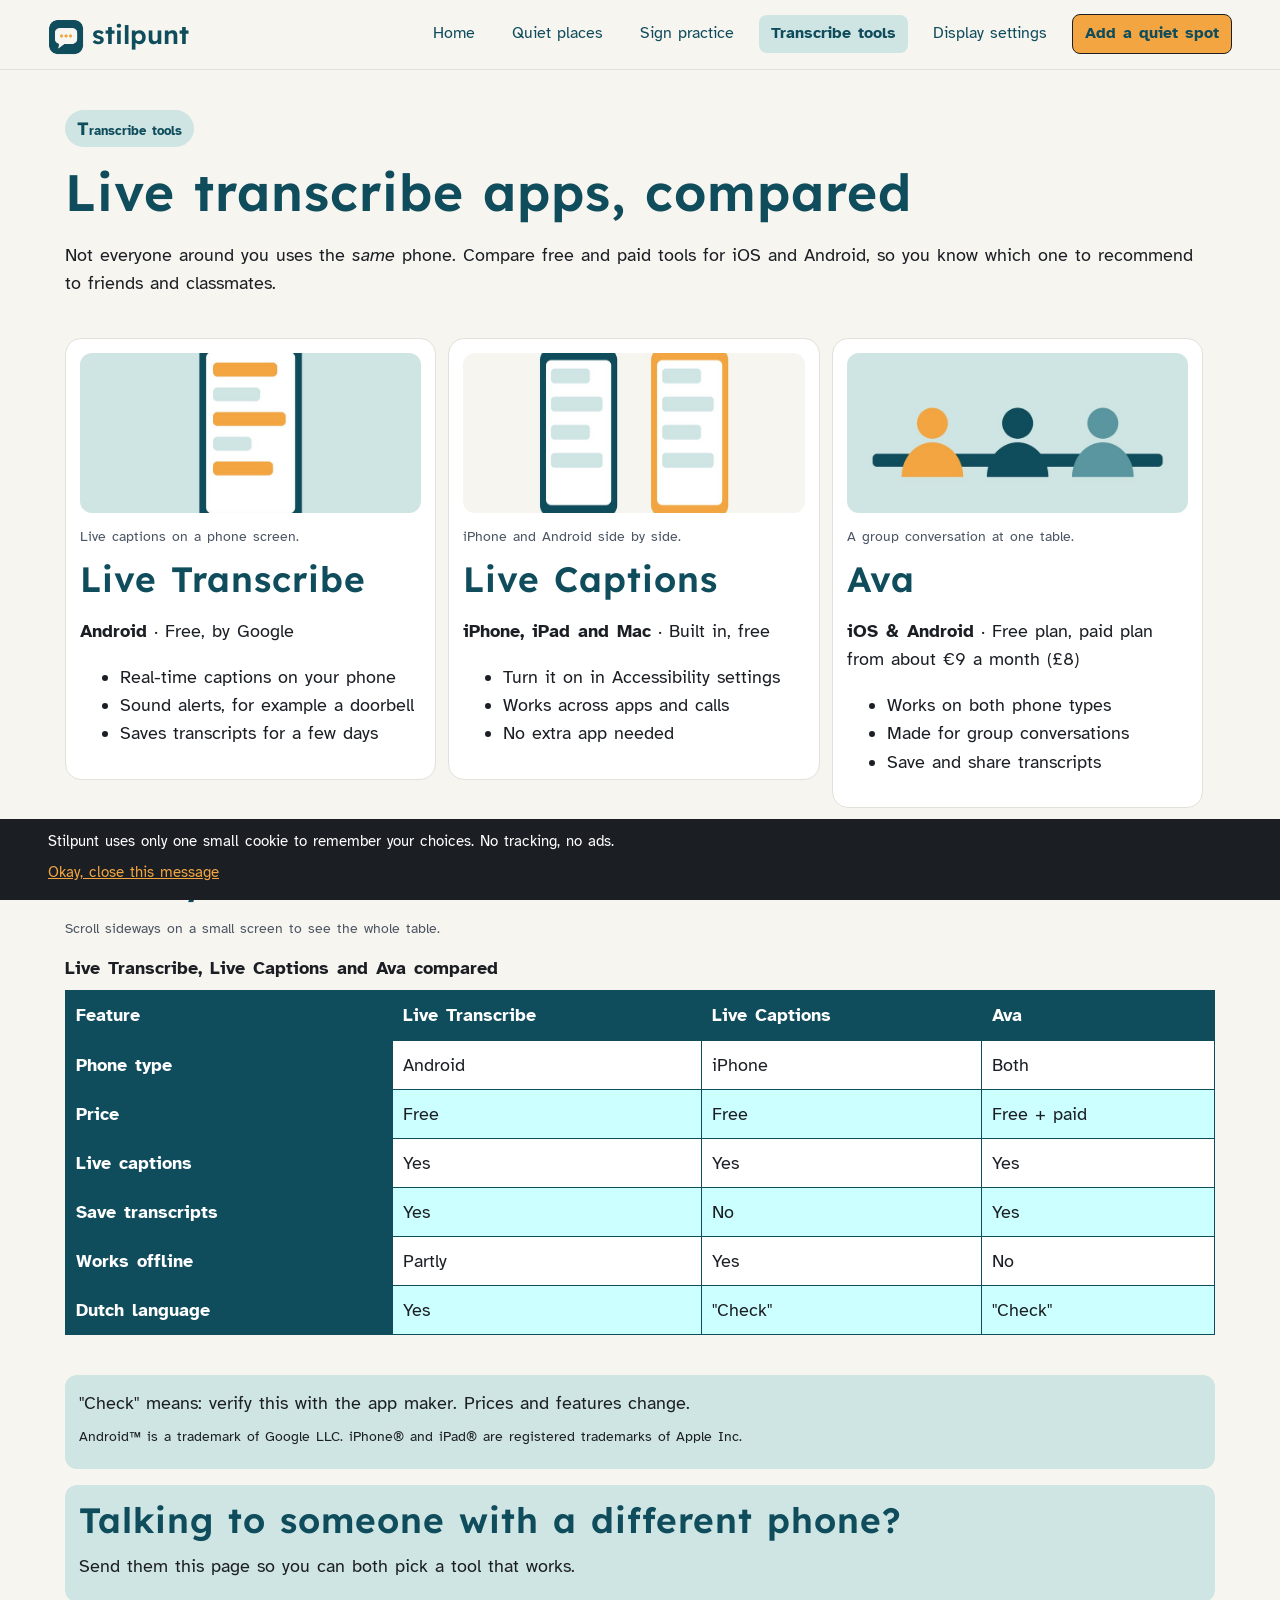
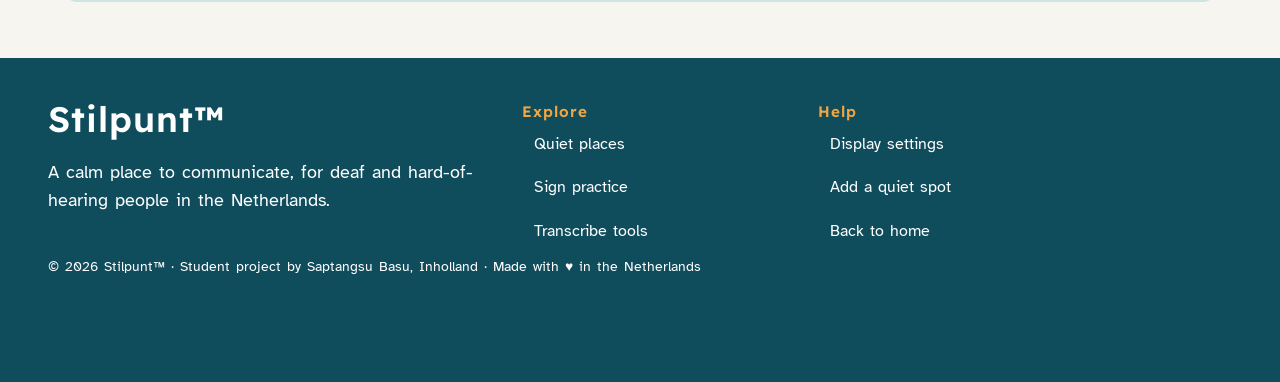
<file: transcribe-tools.html>
<!DOCTYPE html>
<html lang="en">
<head>
	<meta charset="utf-8">
	<meta name="viewport" content="width=device-width, initial-scale=1">
	<meta name="author" content="Saptangsu Basu">
	<meta name="description" content="Compare live transcribe apps for iPhone and Android side by side: Live Transcribe, Live Captions and Ava. Price, offline use, Dutch language and more.">
	<meta name="keywords" content="live transcribe,captions,iPhone,Android,Ava">
	<title>Transcribe tools</title>
	<link rel="icon" type="image/png" href="img/favicon.png">
	<link rel="preconnect" href="https://fonts.googleapis.com">
	<link rel="preconnect" href="https://fonts.gstatic.com" crossorigin>
	<link rel="stylesheet" href="https://fonts.googleapis.com/css2?family=Atkinson+Hyperlegible:ital,wght@0,400;0,700;1,400&amp;family=Lexend:wght@600&amp;display=swap">
	<link rel="stylesheet" type="text/css" href="css/style.css">
</head>
<body id="top">
	<header>
		<a class="logo" href="index.html"><img src="img/logo.png" width="36" height="36" alt="Stilpunt logo: a speech bubble with three amber dots" title="Stilpunt logo">stilpunt</a>
		<nav aria-label="Main menu">
			<ul>
				<li><a href="index.html">Home</a></li>
				<li><a href="quiet-places.html">Quiet places</a></li>
				<li><a href="sign-practice.html">Sign practice</a></li>
				<li><a href="transcribe-tools.html" class="current" aria-current="page">Transcribe tools</a></li>
				<li><a href="display-settings.html">Display settings</a></li>
				<li><a href="contact.html" class="button-nav">Add a quiet spot</a></li>
			</ul>
		</nav>
	</header>
	<main>
		<section class="first">
			<p class="pill">Transcribe tools</p>
			<h1>Live transcribe apps, compared</h1>
			<p>Not everyone around you uses the <em>same</em> phone. Compare free and paid tools for iOS and Android, so you know which one to recommend to friends and classmates.</p>
		</section>

		<section class="cards">
		<h2 class="hidden">Overview</h2>
			<article>
				<figure>
					<img src="img/transcribe-tools.jpg" width="800" height="500" alt="Illustration: a phone showing live captions of a conversation" title="Illustration">
					<figcaption>Live captions on a phone screen.</figcaption>
				</figure>
				<h2>Live Transcribe</h2>
				<p><strong>Android</strong> &middot; Free, by Google</p>
				<ul>
					<li>Real-time captions on your phone</li>
					<li>Sound alerts, for example a doorbell</li>
					<li>Saves transcripts for a few days</li>
				</ul>
			</article>
			<article>
				<figure>
					<img src="img/different-phones.jpg" width="800" height="500" alt="Illustration: two phones next to each other" title="Illustration">
					<figcaption>iPhone and Android side by side.</figcaption>
				</figure>
				<h2>Live Captions</h2>
				<p><strong>iPhone, iPad and Mac</strong> &middot; Built in, free</p>
				<ul>
					<li>Turn it on in Accessibility settings</li>
					<li>Works across apps and calls</li>
					<li>No extra app needed</li>
				</ul>
			</article>
			<article>
				<figure>
					<img src="img/studying.jpg" width="800" height="500" alt="Illustration: three people at a table, talking" title="Illustration">
					<figcaption>A group conversation at one table.</figcaption>
				</figure>
				<h2>Ava</h2>
				<p><strong>iOS &amp; Android</strong> &middot; Free plan, paid plan from about &euro;9 a month (&pound;8)</p>
				<ul>
					<li>Works on both phone types</li>
					<li>Made for group conversations</li>
					<li>Save and share transcripts</li>
				</ul>
			</article>
		</section>

		<section>
			<h2>Side by side</h2>
			<p class="hint">Scroll sideways on a small screen to see the whole table.</p>
			<section class="table-wrap">
		<h2 class="hidden">Comparison table</h2>
				<table>
					<caption>Live Transcribe, Live Captions and Ava compared</caption>
					<thead>
						<tr>
							<th scope="col">Feature</th>
							<th scope="col">Live Transcribe</th>
							<th scope="col">Live Captions</th>
							<th scope="col">Ava</th>
						</tr>
					</thead>
					<tbody>
						<tr>
							<th scope="row">Phone type</th>
							<td>Android</td>
							<td>iPhone</td>
							<td>Both</td>
						</tr>
						<tr>
							<th scope="row">Price</th>
							<td>Free</td>
							<td>Free</td>
							<td>Free + paid</td>
						</tr>
						<tr>
							<th scope="row">Live captions</th>
							<td>Yes</td>
							<td>Yes</td>
							<td>Yes</td>
						</tr>
						<tr>
							<th scope="row">Save transcripts</th>
							<td>Yes</td>
							<td>No</td>
							<td>Yes</td>
						</tr>
						<tr>
							<th scope="row">Works offline</th>
							<td>Partly</td>
							<td>Yes</td>
							<td>No</td>
						</tr>
						<tr>
							<th scope="row">Dutch language</th>
							<td>Yes</td>
							<td>&quot;Check&quot;</td>
							<td>&quot;Check&quot;</td>
						</tr>
					</tbody>
				</table>
			</section>
		</section>

		<aside class="note">
			<p>&quot;Check&quot; means: verify this with the app maker. Prices and features change.</p>
			<p class="small">Android&trade; is a trademark of Google LLC. iPhone&reg; and iPad&reg; are registered trademarks of Apple Inc.</p>
		</aside>

		<aside class="note">
			<h2>Talking to someone with a different phone?</h2>
			<p>Send them this page so you can both pick a tool that works.</p>
		</aside>
	</main>
	<footer>
		<section class="footer-about">
			<h2>Stilpunt&trade;</h2>
			<p>A calm place to communicate, for deaf and hard-of-hearing people in the Netherlands.</p>
		</section>
		<nav class="footer-links" aria-label="Explore">
			<h3>Explore</h3>
			<ul>
				<li><a href="quiet-places.html">Quiet places</a></li>
				<li><a href="sign-practice.html">Sign practice</a></li>
				<li><a href="transcribe-tools.html">Transcribe tools</a></li>
			</ul>
		</nav>
		<nav class="footer-links" aria-label="Help">
			<h3>Help</h3>
			<ul>
				<li><a href="display-settings.html">Display settings</a></li>
				<li><a href="contact.html">Add a quiet spot</a></li>
				<li><a href="index.html">Back to home</a></li>
			</ul>
		</nav>
		<p class="small footer-bottom">&copy; 2026 Stilpunt&trade; &middot; Student project by Saptangsu Basu, Inholland &middot; Made with &hearts; in the Netherlands</p>
	</footer>
	<span id="cookies-closed"></span>
	<aside id="cookies">
		<p>Stilpunt uses only one small cookie to remember your choices. No tracking, no ads.</p>
		<p><a href="#cookies-closed">Okay, close this message</a></p>
	</aside>
</body>
</html>
</file>
<file: css/style.css>
/* Stilpunt style sheet */

body {
    margin: 0;
    background-color: #F7F5F0;
    color: #1B1F24;
    font-family: "Atkinson Hyperlegible", Arial, sans-serif;
    font-size: 1.1rem;
    line-height: 1.6;
    word-spacing: 2px;
}

h1, h2, h3 {
    font-family: "Lexend", Arial, sans-serif;
    font-weight: 600;
    color: #0F4C5C;
    line-height: 1.2;
    letter-spacing: 1px;
}

h1 {
    font-size: 2.2rem;
    margin: 0.3em 0;
}

h2 {
    font-size: 1.7rem;
    margin: 0 0 0.3em 0;
}

h3 {
    font-size: 1.2rem;
    margin: 0.3em 0;
}

img, video {
    max-width: 100%;
    height: auto;
    border-radius: 12px;
}

figure {
    margin: 0;
}

figcaption {
    font-size: 0.85rem;
    color: #4B5563;
    margin: 5px 0 10px 0;
}

a {
    color: #0F4C5C;
}

a:hover {
    background-color: #F2A541;
    color: #1B1F24;
}

a:focus {
    outline-color: #F2A541;
    outline-style: solid;
    outline-width: 4px;
}

a:active {
    background-color: #0F4C5C;
    color: #FFFFFF;
}

body > header {
    background-color: #F7F5F0;
    border-bottom-color: #E2E0DA;
    border-bottom-style: solid;
    border-bottom-width: 1px;
    padding: 10px 16px;
    position: relative;
}

.logo {
    display: block;
    font-family: "Lexend", Arial, sans-serif;
    font-weight: 600;
    font-size: 1.6rem;
    color: #0F4C5C;
    text-decoration: none;
    margin-bottom: 8px;
}

.logo img {
    vertical-align: middle;
    width: 36px;
    height: 36px;
    border-radius: 8px;
    margin-right: 8px;
}

nav ul {
    list-style: none;
    margin: 0;
    padding: 0;
}

nav li {
    display: inline-block;
    margin: 0 4px 6px 0;
}

nav a {
    display: block;
    padding: 6px 12px;
    border-radius: 8px;
    font-size: 1rem;
    text-decoration: none;
}

nav a.current {
    background-color: #CFE5E3;
    font-weight: 700;
}

nav a.button-nav {
    background-color: #F2A541;
    border-color: #1B1F24;
    border-style: solid;
    border-width: 1px;
    font-weight: 700;
}

main {
    padding: 20px 16px;
}

main > section {
    margin-bottom: 40px;
}

.hidden {
    position: absolute;
    left: -9999px;
}

.pill {
    display: inline-block;
    background-color: #CFE5E3;
    color: #0F4C5C;
    font-size: 0.8rem;
    font-weight: 700;
    padding: 4px 12px;
    border-radius: 20px;
    margin: 0;
}

.label {
    text-transform: uppercase;
    letter-spacing: 2px;
    font-size: 0.75rem;
    font-weight: 700;
    color: #F2A541;
    margin: 0;
}

.first p:first-of-type::first-letter {
    font-family: "Lexend", Arial, sans-serif;
    font-size: 1.4em;
    color: #0F4C5C;
}

.indent {
    text-indent: 20px;
}

.button {
    display: inline-block;
    padding: 10px 20px;
    margin: 0 8px 10px 0;
    border-color: #1B1F24;
    border-style: solid;
    border-width: 2px;
    border-radius: 8px;
    background-color: #F2A541;
    color: #1B1F24;
    font-family: "Lexend", Arial, sans-serif;
    font-weight: 600;
    font-size: 0.95rem;
    text-decoration: none;
}

.button.outline {
    background-color: #F7F5F0;
    border-color: #0F4C5C;
    color: #0F4C5C;
}

.button.dark {
    background-color: #0F4C5C;
    border-color: #0F4C5C;
    color: #FFFFFF;
}

.button:hover {
    background-color: #0F4C5C;
    border-color: #0F4C5C;
    color: #FFFFFF;
}

.hero {
    overflow: hidden;
}

.hero-card {
    margin-top: 20px;
}

.hero-card img {
    width: 100%;
    height: 240px;
    object-fit: cover;
}

.screen {
    background-color: #0F4C5C;
    color: #FFFFFF;
    border-radius: 16px;
    padding: 20px;
    margin-top: 12px;
}

.screen h2 {
    color: #FFFFFF;
    font-size: 1.8rem;
    margin: 6px 0 12px 0;
}

.screen ul {
    margin: 0 0 14px 0;
    padding: 0;
    list-style: none;
    font-size: 0.95rem;
}

.screen li {
    margin-bottom: 6px;
    padding-left: 28px;
    background-image: url("../img/check.png");
    background-repeat: no-repeat;
    background-position: left center;
    background-size: 20px 20px;
}

.screen form {
    background-color: #FFFFFF;
    border-radius: 10px;
    padding: 6px;
    display: flex;
}

.screen input[type="text"] {
    flex: 1;
    border-style: none;
    font-family: inherit;
    font-size: 0.95rem;
    padding: 8px;
    min-width: 0;
}

.screen input[type="submit"] {
    background-color: #F2A541;
    border-style: none;
    border-radius: 8px;
    font-family: "Lexend", Arial, sans-serif;
    font-weight: 600;
    padding: 8px 16px;
}

.open-card {
    color: #FFFFFF;
    font-size: 0.9rem;
}

.open-card:hover {
    color: #1B1F24;
}

.cards {
    display: flex;
    flex-wrap: wrap;
    align-items: flex-start;
}

.cards > article {
    flex: 1 1 230px;
    box-sizing: border-box;
    background-color: #FFFFFF;
    border-color: #E2E0DA;
    border-style: solid;
    border-width: 1px;
    border-radius: 16px;
    padding: 14px;
    margin: 0 12px 12px 0;
}

.cards > article img {
    width: 100%;
    height: 160px;
    object-fit: cover;
}

.cards > article .icon {
    width: 40px;
    height: 40px;
    margin: 12px 0 0 0;
    border-radius: 10px;
}

.cards video {
    width: 100%;
}

.cards .arrow {
    font-weight: 700;
    font-size: 0.9rem;
}

.signs > article {
    flex: 0 0 31%;
}

.signs video {
    max-height: 420px;
}

.cta {
    background-color: #CFE5E3;
    border-radius: 20px;
    padding: 24px;
}

.cta h2 {
    margin-top: 0;
}

.note {
    background-color: #CFE5E3;
    border-radius: 12px;
    padding: 14px;
    margin-bottom: 16px;
}

.note p {
    margin: 0 0 8px 0;
}

.tags {
    list-style: none;
    padding: 0;
    margin: 0 0 10px 0;
}

.tags li {
    display: inline-block;
    background-color: #CFE5E3;
    border-radius: 20px;
    padding: 2px 12px;
    margin: 0 6px 6px 0;
    font-size: 0.85rem;
}

.noise {
    text-transform: uppercase;
    letter-spacing: 1px;
    color: #0F4C5C;
}

.hint {
    font-size: 0.9rem;
    color: #4B5563;
}

.float-photo {
    float: left;
    width: 40%;
    margin: 0 20px 10px 0;
}

.clear {
    clear: both;
}

.table-wrap {
    overflow-x: auto;
}

table {
    border-collapse: collapse;
    width: 100%;
    min-width: 450px;
}

caption {
    text-align: left;
    font-weight: 700;
    padding-bottom: 8px;
}

th, td {
    text-align: left;
    padding: 10px;
    border-color: #0F4C5C;
    border-style: solid;
    border-width: 1px;
}

th {
    background-color: #0F4C5C;
    color: #FFFFFF;
}

tbody tr:nth-child(even) {
    background-color: #CFF;
}

tbody tr:nth-child(odd) {
    background-color: #FFF;
}

form.big {
    max-width: 600px;
}

fieldset {
    background-color: #FFFFFF;
    border-color: #0F4C5C;
    border-style: solid;
    border-width: 2px;
    border-radius: 12px;
    margin: 0 0 20px 0;
    padding: 14px;
}

legend {
    font-family: "Lexend", Arial, sans-serif;
    font-weight: 600;
    color: #0F4C5C;
}

label {
    display: block;
    font-weight: 700;
    margin: 12px 0 4px 0;
}

label.inline {
    display: inline-block;
    font-weight: 400;
    margin-right: 14px;
}

form.big input[type="text"], input[type="email"], input[type="tel"], textarea {
    width: 100%;
    box-sizing: border-box;
    font-family: inherit;
    font-size: 1rem;
    padding: 10px;
    border-color: #4B5563;
    border-style: solid;
    border-width: 2px;
    border-radius: 8px;
}

input[type="email"]:focus, input[type="tel"]:focus, textarea:focus {
    border-color: #F2A541;
}

form.big input[type="submit"] {
    background-color: #F2A541;
    border-color: #1B1F24;
    border-style: solid;
    border-width: 2px;
    border-radius: 8px;
    font-family: "Lexend", Arial, sans-serif;
    font-weight: 600;
    font-size: 1rem;
    padding: 10px 28px;
}

form.big input[type="submit"]:hover {
    background-color: #0F4C5C;
    color: #FFFFFF;
}

.choice {
    position: absolute;
    left: -9999px;
}

.pick {
    display: inline-block;
    font-weight: 600;
    padding: 6px 14px;
    margin: 0 6px 6px 0;
    border-color: #0F4C5C;
    border-style: solid;
    border-width: 2px;
    border-radius: 8px;
    background-color: #FFFFFF;
}

#size-s:checked ~ .sizes label[for="size-s"],
#size-m:checked ~ .sizes label[for="size-m"],
#size-l:checked ~ .sizes label[for="size-l"],
#theme-light:checked ~ .themes label[for="theme-light"],
#theme-dark:checked ~ .themes label[for="theme-dark"],
#theme-contrast:checked ~ .themes label[for="theme-contrast"] {
    background-color: #0F4C5C;
    color: #FFFFFF;
}

.preview {
    border-color: #0F4C5C;
    border-style: solid;
    border-width: 2px;
    border-radius: 16px;
    padding: 16px;
    background-color: #FFFFFF;
    font-size: 1.1rem;
}

#size-s:checked ~ .preview {
    font-size: 0.9rem;
}

#size-l:checked ~ .preview {
    font-size: 1.5rem;
}

#theme-dark:checked ~ .preview {
    background-color: #1B1F24;
    color: #F7F5F0;
}

#theme-contrast:checked ~ .preview {
    background-color: #000000;
    color: #FFFF00;
    border-color: #FFFF00;
}

.preview h3, .preview a {
    color: inherit;
}

.overlay {
    display: none;
    position: fixed;
    top: 0;
    left: 0;
    right: 0;
    bottom: 0;
    background-color: #0F4C5C;
    color: #FFFFFF;
    z-index: 1000;
    padding: 24px;
    text-align: center;
}

.overlay:target {
    display: block;
}

.overlay article {
    margin-top: 80px;
}

.overlay h2 {
    color: #FFFFFF;
    font-size: 2rem;
}

.overlay p {
    font-size: 1.4rem;
}

.overlay a {
    color: #FFFFFF;
}

.overlay a:hover {
    color: #1B1F24;
}

.overlay .close {
    position: absolute;
    top: 16px;
    right: 16px;
}

#cookies {
    position: fixed;
    left: 0;
    right: 0;
    bottom: 0;
    z-index: 9999;
    background-color: #1B1F24;
    color: #FFFFFF;
    padding: 10px 16px;
    font-size: 0.95rem;
}

#cookies p {
    margin: 0 0 6px 0;
}

#cookies a {
    color: #F2A541;
}

#cookies a:hover {
    color: #1B1F24;
}

#cookies-closed {
    position: fixed;
    top: 0;
    left: 0;
}

#cookies-closed:target + #cookies {
    display: none;
}

body > footer {
    background-color: #0F4C5C;
    color: #FFFFFF;
    padding: 24px 16px 90px 16px;
}

body > footer h2, body > footer h3 {
    color: #FFFFFF;
}

body > footer h3 {
    color: #F2A541;
    font-size: 0.95rem;
}

body > footer a {
    color: #FFFFFF;
}

body > footer a:hover {
    color: #1B1F24;
}

body > footer ul {
    list-style: none;
    padding: 0;
    margin: 0;
    font-size: 0.95rem;
}

body > footer li {
    display: block;
    margin: 0 0 6px 0;
}

.small {
    font-size: 0.85rem;
}

@media screen and (min-width: 769px) {
    body > header {
        overflow: hidden;
        padding: 14px 48px;
    }

    .logo {
        float: left;
        margin: 0;
    }

    body > header nav {
        float: right;
    }

    nav li {
        margin: 0 0 0 6px;
    }

    main {
        max-width: 1150px;
        margin: 0 auto;
        padding: 40px 24px;
    }

    h1 {
        font-size: 3.2rem;
    }

    h2 {
        font-size: 2.2rem;
    }

    .hero-text {
        float: left;
        width: 42%;
        margin-top: 40px;
    }

    .hero-card {
        float: right;
        width: 50%;
        margin-top: 0;
    }

    .cta {
        padding: 36px 48px;
    }

    body > footer {
        overflow: hidden;
        padding: 40px 48px 90px 48px;
    }

    .footer-about {
        float: left;
        width: 40%;
    }

    .footer-links {
        float: left;
        width: 25%;
    }

    .footer-bottom {
        clear: both;
    }

    #cookies {
        padding: 10px 48px;
    }
}

@media screen and (max-width: 768px) {
    .float-photo {
        float: none;
        width: 100%;
        margin: 0 0 10px 0;
    }

    .cards > article {
        flex-basis: 100%;
        margin-right: 0;
    }

    .footer-links {
        margin-bottom: 14px;
    }
}
</file>
